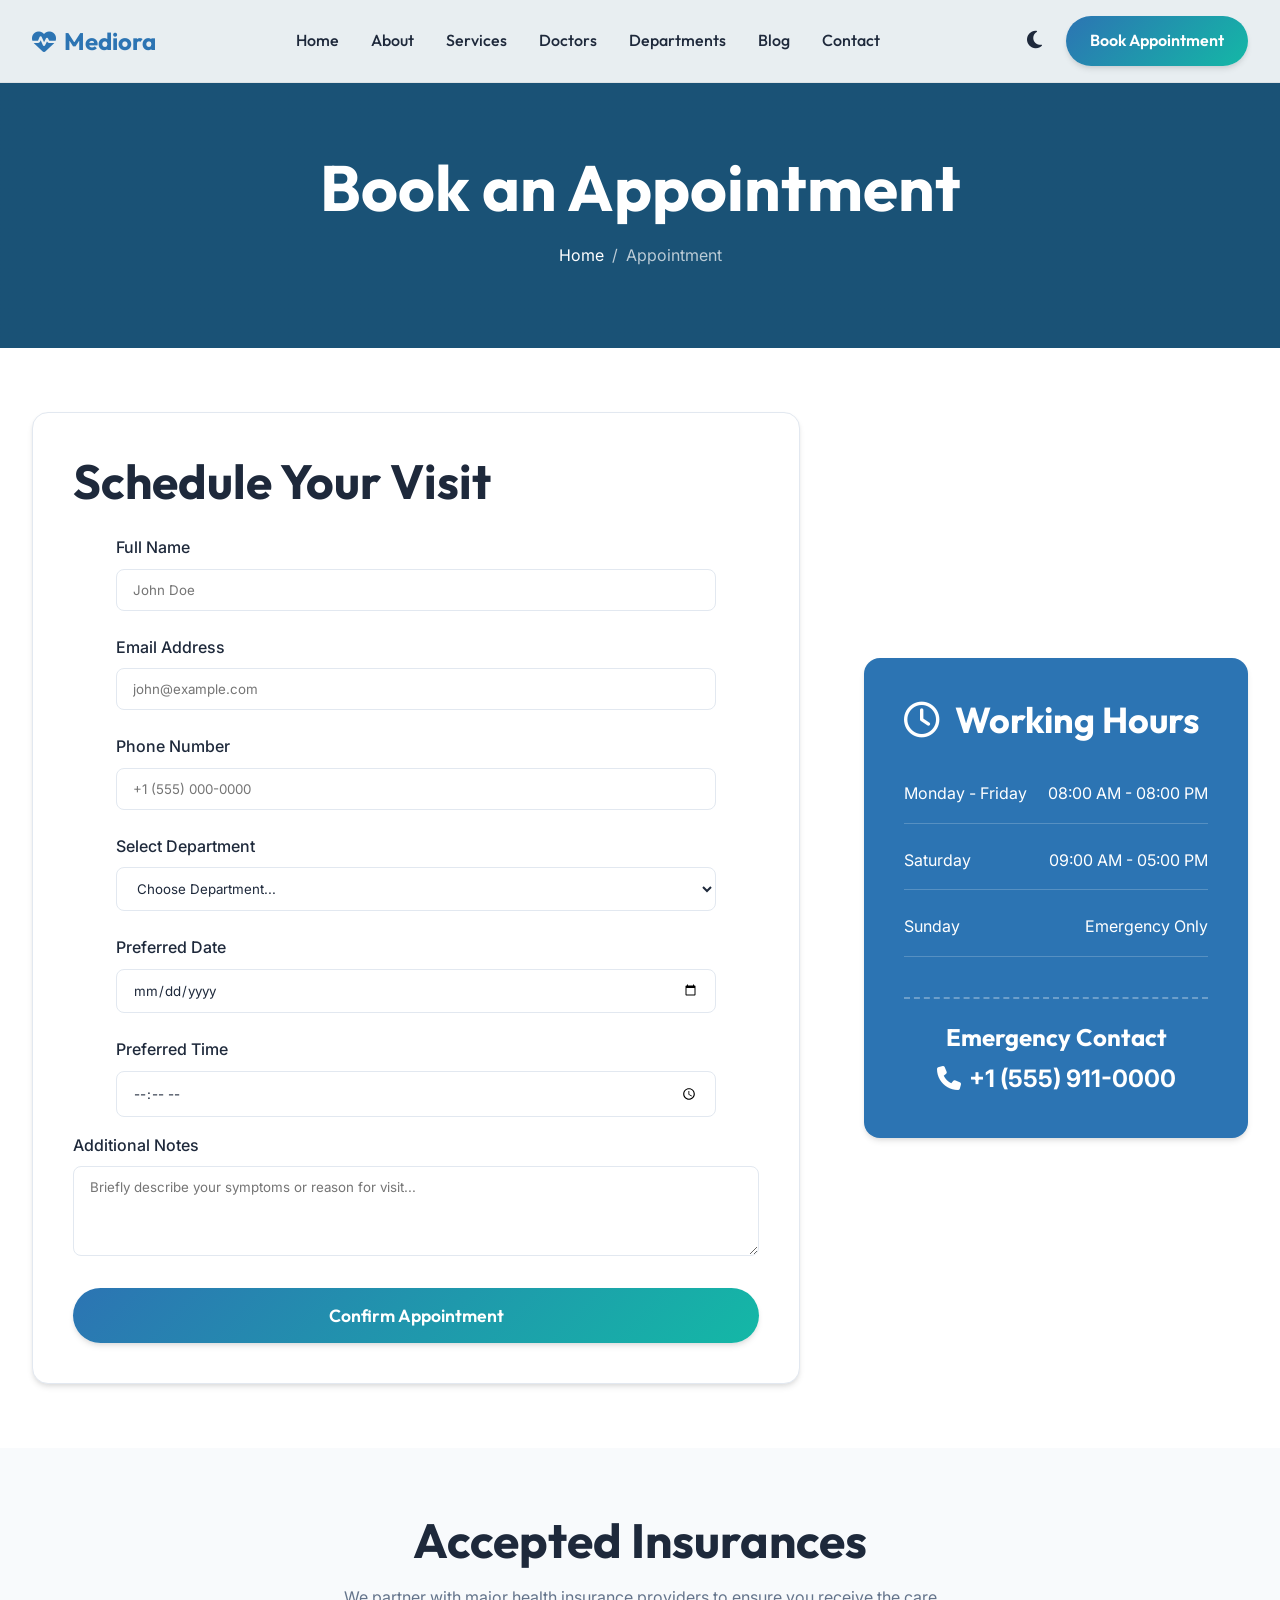
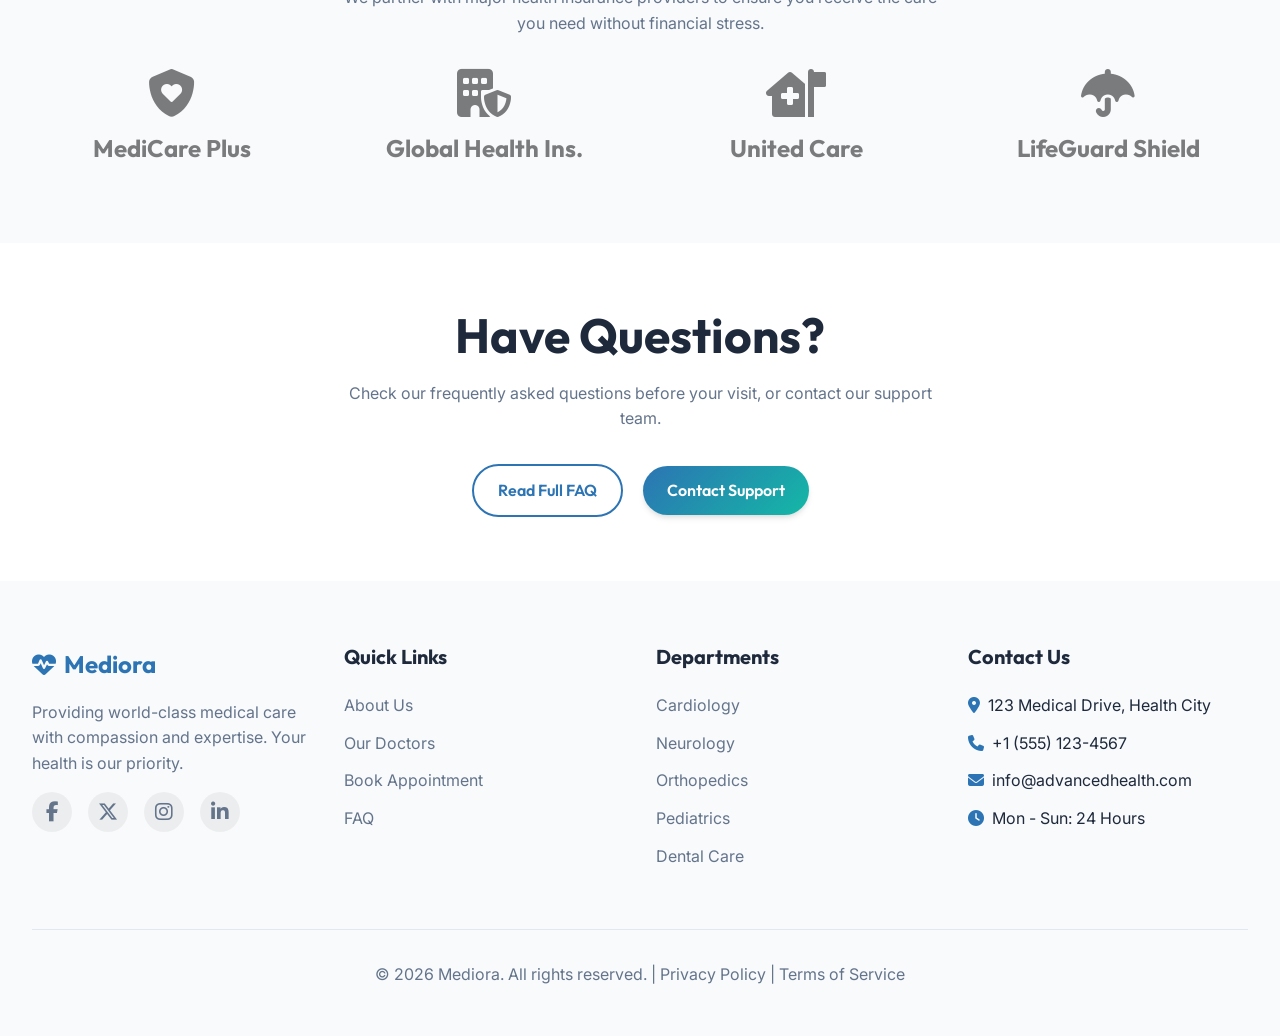
<file: appointment.html>
<!DOCTYPE html>
<html lang="en">
<head>
    <meta charset="UTF-8">
    <meta name="viewport" content="width=device-width, initial-scale=1.0">
    <title>Book Appointment | Mediora</title>
    <link rel="icon" href="favicon.svg" type="image/svg+xml">
    <meta name="description" content="Schedule your medical consultation easily with Mediora.">
    
    <meta property="og:title" content="Book Appointment | Mediora">
    <meta property="og:description" content="Schedule your medical consultation easily.">
    <meta property="og:type" content="website">
    <meta property="og:url" content="https://mediora.com/appointment.html">
    <meta name="twitter:card" content="summary_large_image">
    <link rel="canonical" href="https://mediora.com/appointment.html">
    
    <link href="https://fonts.googleapis.com/css2?family=Inter:wght@400;500;600&family=Outfit:wght@400;500;600;700&display=swap" rel="stylesheet">
    <link rel="stylesheet" href="https://cdnjs.cloudflare.com/ajax/libs/font-awesome/6.6.0/css/all.min.css">
    
    <link rel="stylesheet" href="css/variables.css">
    <link rel="stylesheet" href="css/global.css">
    <link rel="stylesheet" href="css/components.css">
    <link rel="stylesheet" href="css/layouts.css">
    <link rel="stylesheet" href="css/animations.css">
</head>
<body>

    <header class="header">
        <div class="container header-container">
            <a href="index.html" class="logo">
                <i class="fa-solid fa-heart-pulse"></i>
                Mediora
            </a>
            
            <nav class="nav-menu">
                <li><a href="index.html" class="nav-link">Home</a></li>
                <li><a href="about.html" class="nav-link">About</a></li>
                <li><a href="services.html" class="nav-link">Services</a></li>
                <li><a href="doctors.html" class="nav-link">Doctors</a></li>
                <li><a href="departments.html" class="nav-link">Departments</a></li>
                <li><a href="blog.html" class="nav-link">Blog</a></li>
                <li><a href="contact.html" class="nav-link">Contact</a></li>
            <li class="mobile-only" style="margin-top: 1rem; width: 100%;"><a href="appointment.html" class="btn btn-primary" style="width: 100%; text-align: center;">Book Appointment</a></li>
            </nav>
            
            <div class="header-actions">
                <button class="theme-toggle" aria-label="Toggle Theme"><i class="fa-solid fa-moon"></i></button>
                <a href="appointment.html" class="btn btn-primary">Book Appointment</a>
                <button class="mobile-toggle" aria-label="Toggle Menu"><i class="fa-solid fa-bars"></i></button>
            </div>
        </div>
    </header>

    <main>
        <!-- 1. Hero Banner -->
        <section class="page-header" style="background-image: linear-gradient(rgba(26, 82, 118, 0.9), rgba(26, 82, 118, 0.9)), url('https://images.unsplash.com/photo-1505751172876-fa1923c5c528?w=1920&q=80'); background-size: cover; background-position: center;">
            <div class="container reveal">
                <h1>Book an Appointment</h1>
                <div class="breadcrumb">
                    <a href="index.html">Home</a> <span>/</span> <span>Appointment</span>
                </div>
            </div>
        </section>

        <!-- 2. Appointment Form & Working Hours -->
        <section class="section">
            <div class="container split-layout">
                <!-- Appointment Form -->
                <div class="split-content reveal-left" style="flex: 2;">
                    <div class="card" style="padding: 2.5rem;">
                        <h2 style="margin-bottom: 1.5rem;">Schedule Your Visit</h2>
                        <form action="#" method="POST">
                            <div class="grid grid-2" style="gap: 1.5rem;">
                                <div class="form-group" style="margin-bottom: 0;">
                                    <label class="form-label">Full Name</label>
                                    <input type="text" class="form-control" placeholder="John Doe" required>
                                </div>
                                <div class="form-group" style="margin-bottom: 0;">
                                    <label class="form-label">Email Address</label>
                                    <input type="email" class="form-control" placeholder="john@example.com" required>
                                </div>
                                <div class="form-group" style="margin-bottom: 0;">
                                    <label class="form-label">Phone Number</label>
                                    <input type="tel" class="form-control" placeholder="+1 (555) 000-0000" required>
                                </div>
                                <div class="form-group" style="margin-bottom: 0;">
                                    <label class="form-label">Select Department</label>
                                    <select class="form-control" required>
                                        <option value="">Choose Department...</option>
                                        <option value="cardiology">Cardiology</option>
                                        <option value="neurology">Neurology</option>
                                        <option value="orthopedics">Orthopedics</option>
                                        <option value="pediatrics">Pediatrics</option>
                                        <option value="dental">Dental Care</option>
                                        <option value="general">General Consultation</option>
                                    </select>
                                </div>
                                <div class="form-group" style="margin-bottom: 0;">
                                    <label class="form-label">Preferred Date</label>
                                    <input type="date" class="form-control" required>
                                </div>
                                <div class="form-group" style="margin-bottom: 0;">
                                    <label class="form-label">Preferred Time</label>
                                    <input type="time" class="form-control" required>
                                </div>
                            </div>
                            <div class="form-group mt-1">
                                <label class="form-label">Additional Notes</label>
                                <textarea class="form-control" rows="4" placeholder="Briefly describe your symptoms or reason for visit..."></textarea>
                            </div>
                            <button type="submit" class="btn btn-primary" style="width: 100%; font-size: 1.1rem; padding: 1rem;">Confirm Appointment</button>
                        </form>
                    </div>
                </div>

                <!-- Working Hours -->
                <div class="split-content reveal-right" style="flex: 1;">
                    <div class="card" style="background: var(--primary); color: #fff; padding: 2.5rem; border: none;">
                        <h3 style="color: #fff; margin-bottom: 1.5rem;"><i class="fa-regular fa-clock" style="margin-right: 0.5rem;"></i> Working Hours</h3>
                        <ul style="list-style: none;">
                            <li style="display: flex; justify-content: space-between; padding: 1rem 0; border-bottom: 1px solid rgba(255,255,255,0.2);">
                                <span>Monday - Friday</span>
                                <span>08:00 AM - 08:00 PM</span>
                            </li>
                            <li style="display: flex; justify-content: space-between; padding: 1rem 0; border-bottom: 1px solid rgba(255,255,255,0.2);">
                                <span>Saturday</span>
                                <span>09:00 AM - 05:00 PM</span>
                            </li>
                            <li style="display: flex; justify-content: space-between; padding: 1rem 0; border-bottom: 1px solid rgba(255,255,255,0.2);">
                                <span>Sunday</span>
                                <span>Emergency Only</span>
                            </li>
                        </ul>
                        <div style="margin-top: 2rem; padding-top: 1.5rem; border-top: 2px dashed rgba(255,255,255,0.3); text-align: center;">
                            <h4 style="color: #fff; margin-bottom: 0.5rem;">Emergency Contact</h4>
                            <p style="color: #fff; font-size: clamp(1.1rem, 2vw, 1.5rem); font-weight: 700; margin: 0;"><i class="fa-solid fa-phone" style="margin-right: 0.5rem;"></i>+1 (555) 911-0000</p>
                        </div>
                    </div>
                </div>
            </div>
        </section>

        <!-- 3. Insurance Partners -->
        <section class="section" style="background: var(--bg-secondary);">
            <div class="container text-center">
                <div class="reveal">
                    <h2>Accepted Insurances</h2>
                    <p style="max-width: 600px; margin: 0 auto;">We partner with major health insurance providers to ensure you receive the care you need without financial stress.</p>
                </div>
                <div class="grid grid-4 mt-2" style="align-items: center; justify-items: center; opacity: 0.6; filter: grayscale(100%);">
                    <div class="reveal reveal-delay-1"><i class="fa-solid fa-shield-heart fa-3x"></i><h4 class="mt-1">MediCare Plus</h4></div>
                    <div class="reveal reveal-delay-2"><i class="fa-solid fa-building-shield fa-3x"></i><h4 class="mt-1">Global Health Ins.</h4></div>
                    <div class="reveal reveal-delay-3"><i class="fa-solid fa-house-medical-flag fa-3x"></i><h4 class="mt-1">United Care</h4></div>
                    <div class="reveal reveal-delay-1"><i class="fa-solid fa-umbrella fa-3x"></i><h4 class="mt-1">LifeGuard Shield</h4></div>
                </div>
            </div>
        </section>

        <!-- 4. FAQ Snippet -->
        <section class="section">
            <div class="container text-center">
                <div class="reveal">
                    <h2>Have Questions?</h2>
                    <p style="max-width: 600px; margin: 0 auto 2rem;">Check our frequently asked questions before your visit, or contact our support team.</p>
                    <a href="faq.html" class="btn btn-outline">Read Full FAQ</a>
                    <a href="contact.html" class="btn btn-primary" style="margin-left: 1rem;">Contact Support</a>
                </div>
            </div>
        </section>
    </main>

    <!-- Footer -->
    <footer class="footer">
        <div class="container">
            <div class="footer-grid">
                <div>
                    <a href="index.html" class="logo" style="margin-bottom: 1rem;">
                        <i class="fa-solid fa-heart-pulse"></i>
                        Mediora
                    </a>
                    <p>Providing world-class medical care with compassion and expertise. Your health is our priority.</p>
                    <div class="social-links" style="margin-top: 1rem;">
                        <a href="#"><i class="fa-brands fa-facebook-f"></i></a>
                        <a href="#"><i class="fa-brands fa-x-twitter"></i></a>
                        <a href="#"><i class="fa-brands fa-instagram"></i></a>
                        <a href="#"><i class="fa-brands fa-linkedin-in"></i></a>
                    </div>
                </div>
                <div>
                    <h4 class="footer-title">Quick Links</h4>
                    <ul class="footer-links">
                        <li><a href="about.html">About Us</a></li>
                        <li><a href="doctors.html">Our Doctors</a></li>
                        <li><a href="appointment.html">Book Appointment</a></li>
                        <li><a href="faq.html">FAQ</a></li>
                    </ul>
                </div>
                <div>
                    <h4 class="footer-title">Departments</h4>
                    <ul class="footer-links">
                        <li><a href="departments.html">Cardiology</a></li>
                        <li><a href="departments.html">Neurology</a></li>
                        <li><a href="departments.html">Orthopedics</a></li>
                        <li><a href="departments.html">Pediatrics</a></li>
                        <li><a href="departments.html">Dental Care</a></li>
                    </ul>
                </div>
                <div>
                    <h4 class="footer-title">Contact Us</h4>
                    <ul class="footer-links">
                        <li><i class="fa-solid fa-location-dot" style="margin-right: 0.5rem; color: var(--primary);"></i> 123 Medical Drive, Health City</li>
                        <li><i class="fa-solid fa-phone" style="margin-right: 0.5rem; color: var(--primary);"></i> +1 (555) 123-4567</li>
                        <li><i class="fa-solid fa-envelope" style="margin-right: 0.5rem; color: var(--primary);"></i> info@advancedhealth.com</li>
                        <li><i class="fa-solid fa-clock" style="margin-right: 0.5rem; color: var(--primary);"></i> Mon - Sun: 24 Hours</li>
                    </ul>
                </div>
            </div>
            <div class="footer-bottom">
                <p>&copy; 2026 Mediora. All rights reserved. | <a href="#">Privacy Policy</a> | <a href="#">Terms of Service</a></p>
            </div>
        </div>
    </footer>

    <button id="backToTop" class="btn btn-primary" style="position: fixed; bottom: 20px; right: 20px; width: 50px; height: 50px; border-radius: 50%; display: none; align-items: center; justify-content: center; z-index: 1000; padding: 0;" aria-label="Back to top">
        <i class="fa-solid fa-arrow-up"></i>
    </button>

    <script src="js/main.js"></script>
    <script src="js/animations.js"></script>
</body>
</html>
</file>
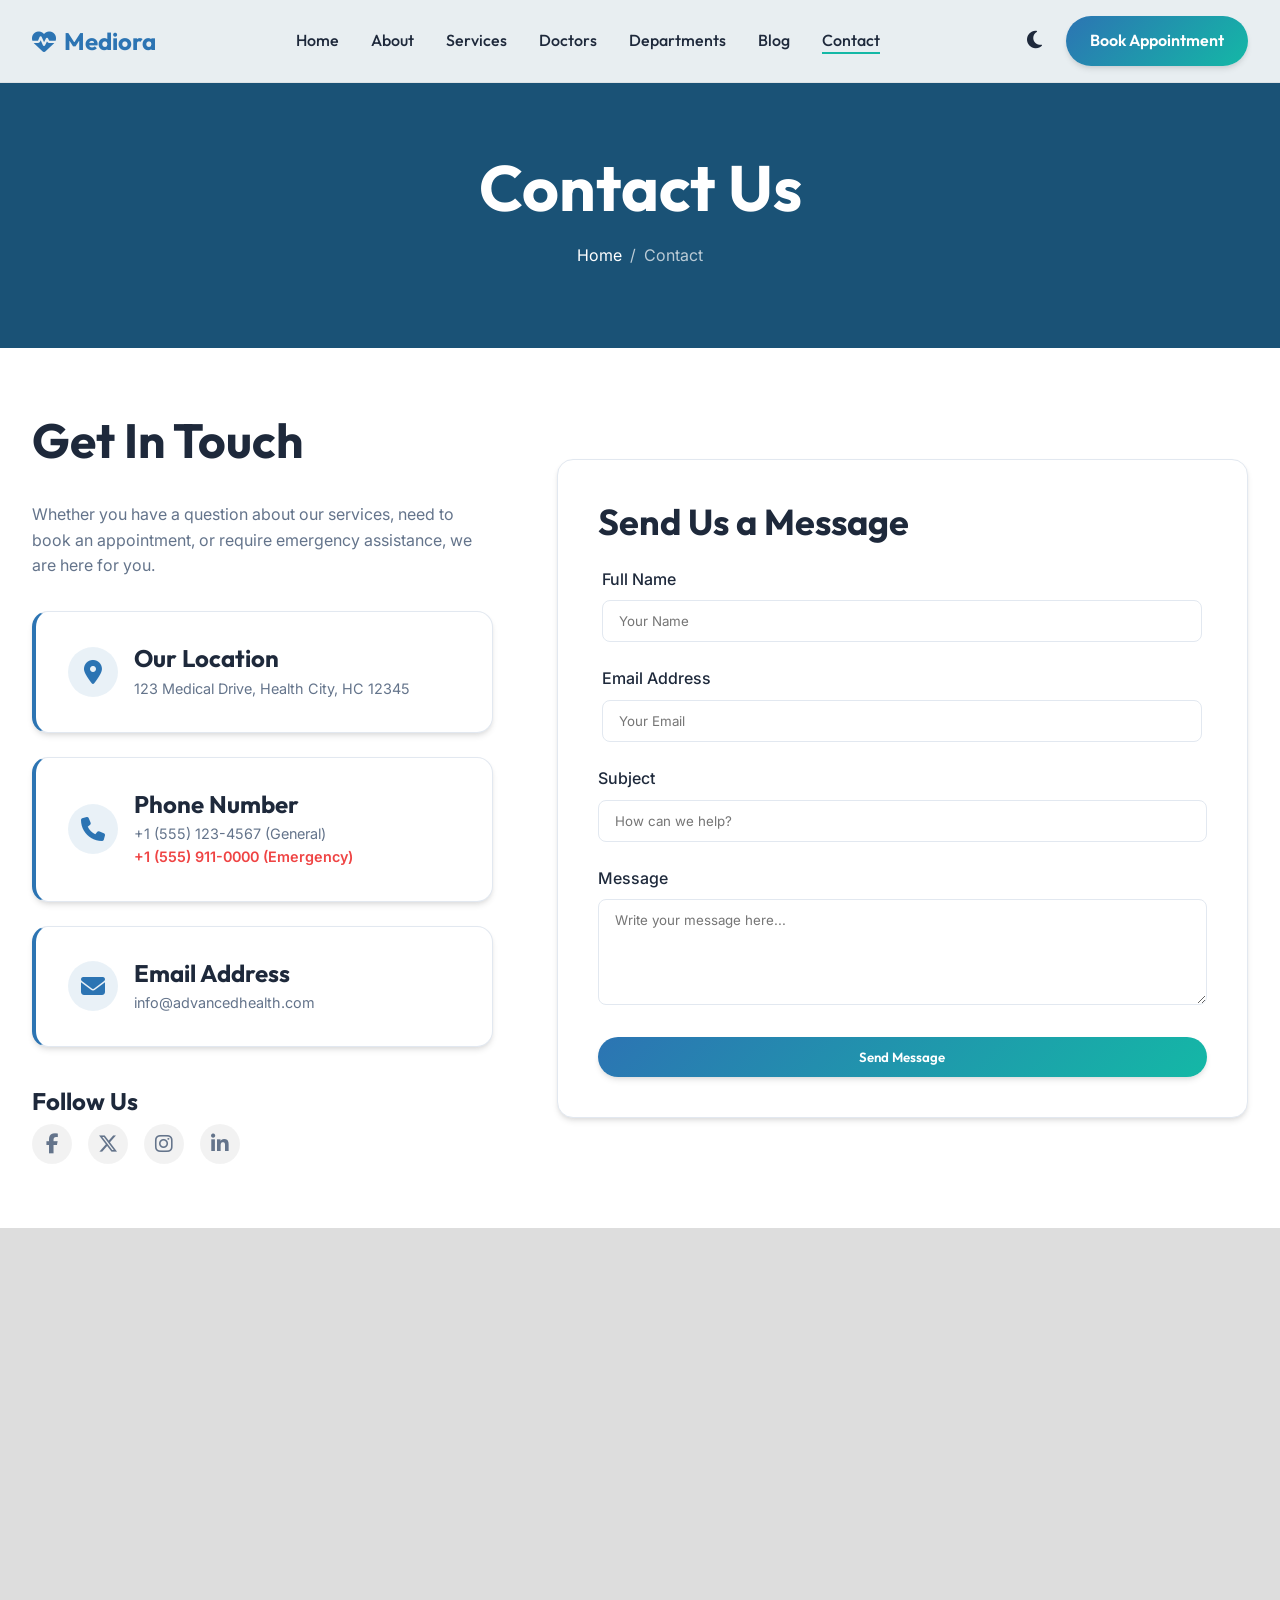
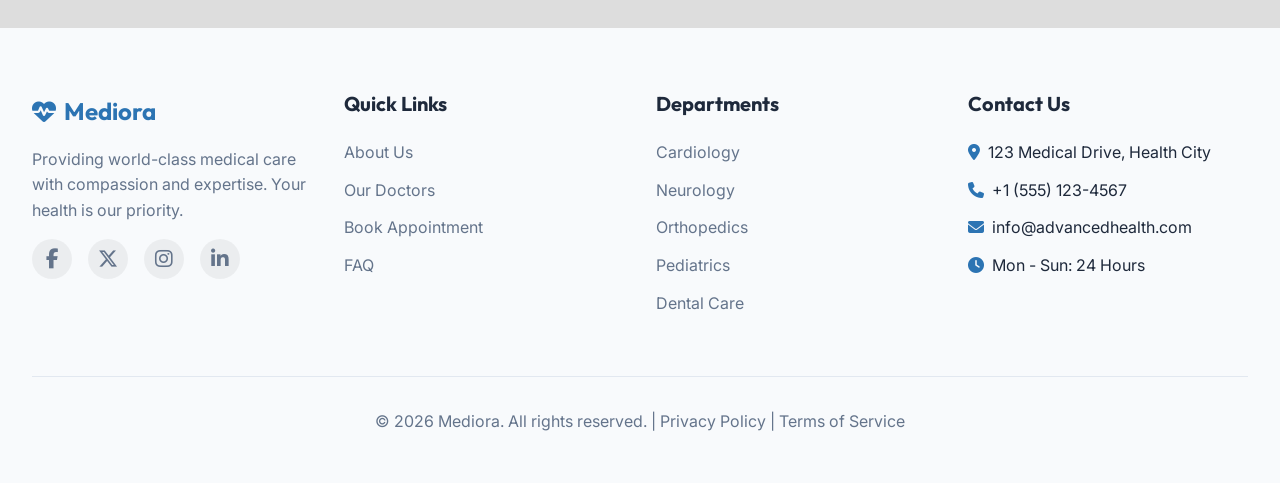
<file: contact.html>
<!DOCTYPE html>
<html lang="en">
<head>
    <meta charset="UTF-8">
    <meta name="viewport" content="width=device-width, initial-scale=1.0">
    <title>Contact Us | Mediora</title>
    <link rel="icon" href="favicon.svg" type="image/svg+xml">
    <meta name="description" content="Get in touch with Mediora. View our location, contact details, and emergency information.">
    
    <meta property="og:title" content="Contact Us | Mediora">
    <meta property="og:description" content="Get in touch with Mediora.">
    <meta property="og:type" content="website">
    <meta property="og:url" content="https://mediora.com/contact.html">
    <meta name="twitter:card" content="summary_large_image">
    <link rel="canonical" href="https://mediora.com/contact.html">
    
    <link href="https://fonts.googleapis.com/css2?family=Inter:wght@400;500;600&family=Outfit:wght@400;500;600;700&display=swap" rel="stylesheet">
    <link rel="stylesheet" href="https://cdnjs.cloudflare.com/ajax/libs/font-awesome/6.6.0/css/all.min.css">
    
    <link rel="stylesheet" href="css/variables.css">
    <link rel="stylesheet" href="css/global.css">
    <link rel="stylesheet" href="css/components.css">
    <link rel="stylesheet" href="css/layouts.css">
    <link rel="stylesheet" href="css/animations.css">
</head>
<body>

    <header class="header">
        <div class="container header-container">
            <a href="index.html" class="logo">
                <i class="fa-solid fa-heart-pulse"></i>
                Mediora
            </a>
            
            <nav class="nav-menu">
                <li><a href="index.html" class="nav-link">Home</a></li>
                <li><a href="about.html" class="nav-link">About</a></li>
                <li><a href="services.html" class="nav-link">Services</a></li>
                <li><a href="doctors.html" class="nav-link">Doctors</a></li>
                <li><a href="departments.html" class="nav-link">Departments</a></li>
                <li><a href="blog.html" class="nav-link">Blog</a></li>
                <li><a href="contact.html" class="nav-link active">Contact</a></li>
            <li class="mobile-only" style="margin-top: 1rem; width: 100%;"><a href="appointment.html" class="btn btn-primary" style="width: 100%; text-align: center;">Book Appointment</a></li>
            </nav>
            
            <div class="header-actions">
                <button class="theme-toggle" aria-label="Toggle Theme"><i class="fa-solid fa-moon"></i></button>
                <a href="appointment.html" class="btn btn-primary">Book Appointment</a>
                <button class="mobile-toggle" aria-label="Toggle Menu"><i class="fa-solid fa-bars"></i></button>
            </div>
        </div>
    </header>

    <main>
        <!-- 1. Hero Banner -->
        <section class="page-header">
            <div class="container reveal">
                <h1>Contact Us</h1>
                <div class="breadcrumb">
                    <a href="index.html">Home</a> <span>/</span> <span>Contact</span>
                </div>
            </div>
        </section>

        <!-- 2. Contact Information & 3. Contact Form -->
        <section class="section">
            <div class="container split-layout">
                <div class="split-content reveal-left" style="flex: 1;">
                    <h2 style="margin-bottom: 2rem;">Get In Touch</h2>
                    <p style="margin-bottom: 2rem;">Whether you have a question about our services, need to book an appointment, or require emergency assistance, we are here for you.</p>
                    
                    <div class="card" style="margin-bottom: 1.5rem; display: flex; flex-direction: row; gap: 1rem; align-items: center; border-left: 4px solid var(--primary);">
                        <div style="width: 50px; height: 50px; background: rgba(44, 116, 179, 0.1); color: var(--primary); border-radius: 50%; display: flex; align-items: center; justify-content: center; font-size: 1.5rem;">
                            <i class="fa-solid fa-location-dot"></i>
                        </div>
                        <div>
                            <h4 style="margin: 0 0 0.25rem 0;">Our Location</h4>
                            <p style="margin: 0; font-size: 0.9rem;">123 Medical Drive, Health City, HC 12345</p>
                        </div>
                    </div>
                    
                    <div class="card" style="margin-bottom: 1.5rem; display: flex; flex-direction: row; gap: 1rem; align-items: center; border-left: 4px solid var(--primary);">
                        <div style="width: 50px; height: 50px; background: rgba(44, 116, 179, 0.1); color: var(--primary); border-radius: 50%; display: flex; align-items: center; justify-content: center; font-size: 1.5rem;">
                            <i class="fa-solid fa-phone"></i>
                        </div>
                        <div>
                            <h4 style="margin: 0 0 0.25rem 0;">Phone Number</h4>
                            <p style="margin: 0; font-size: 0.9rem;">+1 (555) 123-4567 (General)</p>
                            <p style="margin: 0; font-size: 0.9rem; color: #ef4444; font-weight: 600;">+1 (555) 911-0000 (Emergency)</p>
                        </div>
                    </div>
                    
                    <div class="card" style="display: flex; flex-direction: row; gap: 1rem; align-items: center; border-left: 4px solid var(--primary);">
                        <div style="width: 50px; height: 50px; background: rgba(44, 116, 179, 0.1); color: var(--primary); border-radius: 50%; display: flex; align-items: center; justify-content: center; font-size: 1.5rem;">
                            <i class="fa-solid fa-envelope"></i>
                        </div>
                        <div>
                            <h4 style="margin: 0 0 0.25rem 0;">Email Address</h4>
                            <p style="margin: 0; font-size: 0.9rem;">info@advancedhealth.com</p>
                        </div>
                    </div>
                    
                    <div style="margin-top: 2.5rem;">
                        <h4 style="margin-bottom: 0.5rem;">Follow Us</h4>
                        <div class="social-links">
                            <a href="#"><i class="fa-brands fa-facebook-f"></i></a>
                            <a href="#"><i class="fa-brands fa-x-twitter"></i></a>
                            <a href="#"><i class="fa-brands fa-instagram"></i></a>
                            <a href="#"><i class="fa-brands fa-linkedin-in"></i></a>
                        </div>
                    </div>
                </div>

                <div class="split-content reveal-right" style="flex: 1.5;">
                    <div class="card" style="padding: 2.5rem;">
                        <h3 style="margin-bottom: 1.5rem;">Send Us a Message</h3>
                        <form action="#" method="POST">
                            <div class="grid grid-2" style="gap: 1.5rem; margin-bottom: 1.5rem;">
                                <div class="form-group" style="margin: 0;">
                                    <label class="form-label">Full Name</label>
                                    <input type="text" class="form-control" placeholder="Your Name" required>
                                </div>
                                <div class="form-group" style="margin: 0;">
                                    <label class="form-label">Email Address</label>
                                    <input type="email" class="form-control" placeholder="Your Email" required>
                                </div>
                            </div>
                            <div class="form-group" style="margin-bottom: 1.5rem;">
                                <label class="form-label">Subject</label>
                                <input type="text" class="form-control" placeholder="How can we help?" required>
                            </div>
                            <div class="form-group" style="margin-bottom: 1.5rem;">
                                <label class="form-label">Message</label>
                                <textarea class="form-control" rows="5" placeholder="Write your message here..." required></textarea>
                            </div>
                            <button type="submit" class="btn btn-primary" style="width: 100%;">Send Message</button>
                        </form>
                    </div>
                </div>
            </div>
        </section>

        <!-- 4. Google Map -->
        <section class="section" style="padding: 0;">
            <div style="width: 100%; height: 400px; background: #ddd; position: relative;">
                <!-- Placeholder for an actual Google Maps iframe -->
                <iframe src="https://www.google.com/maps/embed?pb=!1m18!1m12!1m3!1d193595.15830869428!2d-74.119763973046!3d40.69766374874431!2m3!1f0!2f0!3f0!3m2!1i1024!2i768!4f13.1!3m3!1m2!1s0x89c24fa5d33f083b%3A0xc80b8f06e177fe62!2sNew%20York%2C%20NY%2C%20USA!5e0!3m2!1sen!2s!4v1680000000000!5m2!1sen!2s" width="100%" height="100%" style="border:0;" allowfullscreen="" loading="lazy" referrerpolicy="no-referrer-when-downgrade"></iframe>
            </div>
        </section>
    </main>

    <!-- Footer -->
    <footer class="footer">
        <div class="container">
            <div class="footer-grid">
                <div>
                    <a href="index.html" class="logo" style="margin-bottom: 1rem;">
                        <i class="fa-solid fa-heart-pulse"></i>
                        Mediora
                    </a>
                    <p>Providing world-class medical care with compassion and expertise. Your health is our priority.</p>
                    <div class="social-links" style="margin-top: 1rem;">
                        <a href="#"><i class="fa-brands fa-facebook-f"></i></a>
                        <a href="#"><i class="fa-brands fa-x-twitter"></i></a>
                        <a href="#"><i class="fa-brands fa-instagram"></i></a>
                        <a href="#"><i class="fa-brands fa-linkedin-in"></i></a>
                    </div>
                </div>
                <div>
                    <h4 class="footer-title">Quick Links</h4>
                    <ul class="footer-links">
                        <li><a href="about.html">About Us</a></li>
                        <li><a href="doctors.html">Our Doctors</a></li>
                        <li><a href="appointment.html">Book Appointment</a></li>
                        <li><a href="faq.html">FAQ</a></li>
                    </ul>
                </div>
                <div>
                    <h4 class="footer-title">Departments</h4>
                    <ul class="footer-links">
                        <li><a href="departments.html">Cardiology</a></li>
                        <li><a href="departments.html">Neurology</a></li>
                        <li><a href="departments.html">Orthopedics</a></li>
                        <li><a href="departments.html">Pediatrics</a></li>
                        <li><a href="departments.html">Dental Care</a></li>
                    </ul>
                </div>
                <div>
                    <h4 class="footer-title">Contact Us</h4>
                    <ul class="footer-links">
                        <li><i class="fa-solid fa-location-dot" style="margin-right: 0.5rem; color: var(--primary);"></i> 123 Medical Drive, Health City</li>
                        <li><i class="fa-solid fa-phone" style="margin-right: 0.5rem; color: var(--primary);"></i> +1 (555) 123-4567</li>
                        <li><i class="fa-solid fa-envelope" style="margin-right: 0.5rem; color: var(--primary);"></i> info@advancedhealth.com</li>
                        <li><i class="fa-solid fa-clock" style="margin-right: 0.5rem; color: var(--primary);"></i> Mon - Sun: 24 Hours</li>
                    </ul>
                </div>
            </div>
            <div class="footer-bottom">
                <p>&copy; 2026 Mediora. All rights reserved. | <a href="#">Privacy Policy</a> | <a href="#">Terms of Service</a></p>
            </div>
        </div>
    </footer>

    <button id="backToTop" class="btn btn-primary" style="position: fixed; bottom: 20px; right: 20px; width: 50px; height: 50px; border-radius: 50%; display: none; align-items: center; justify-content: center; z-index: 1000; padding: 0;" aria-label="Back to top">
        <i class="fa-solid fa-arrow-up"></i>
    </button>

    <script src="js/main.js"></script>
    <script src="js/animations.js"></script>
</body>
</html>
</file>
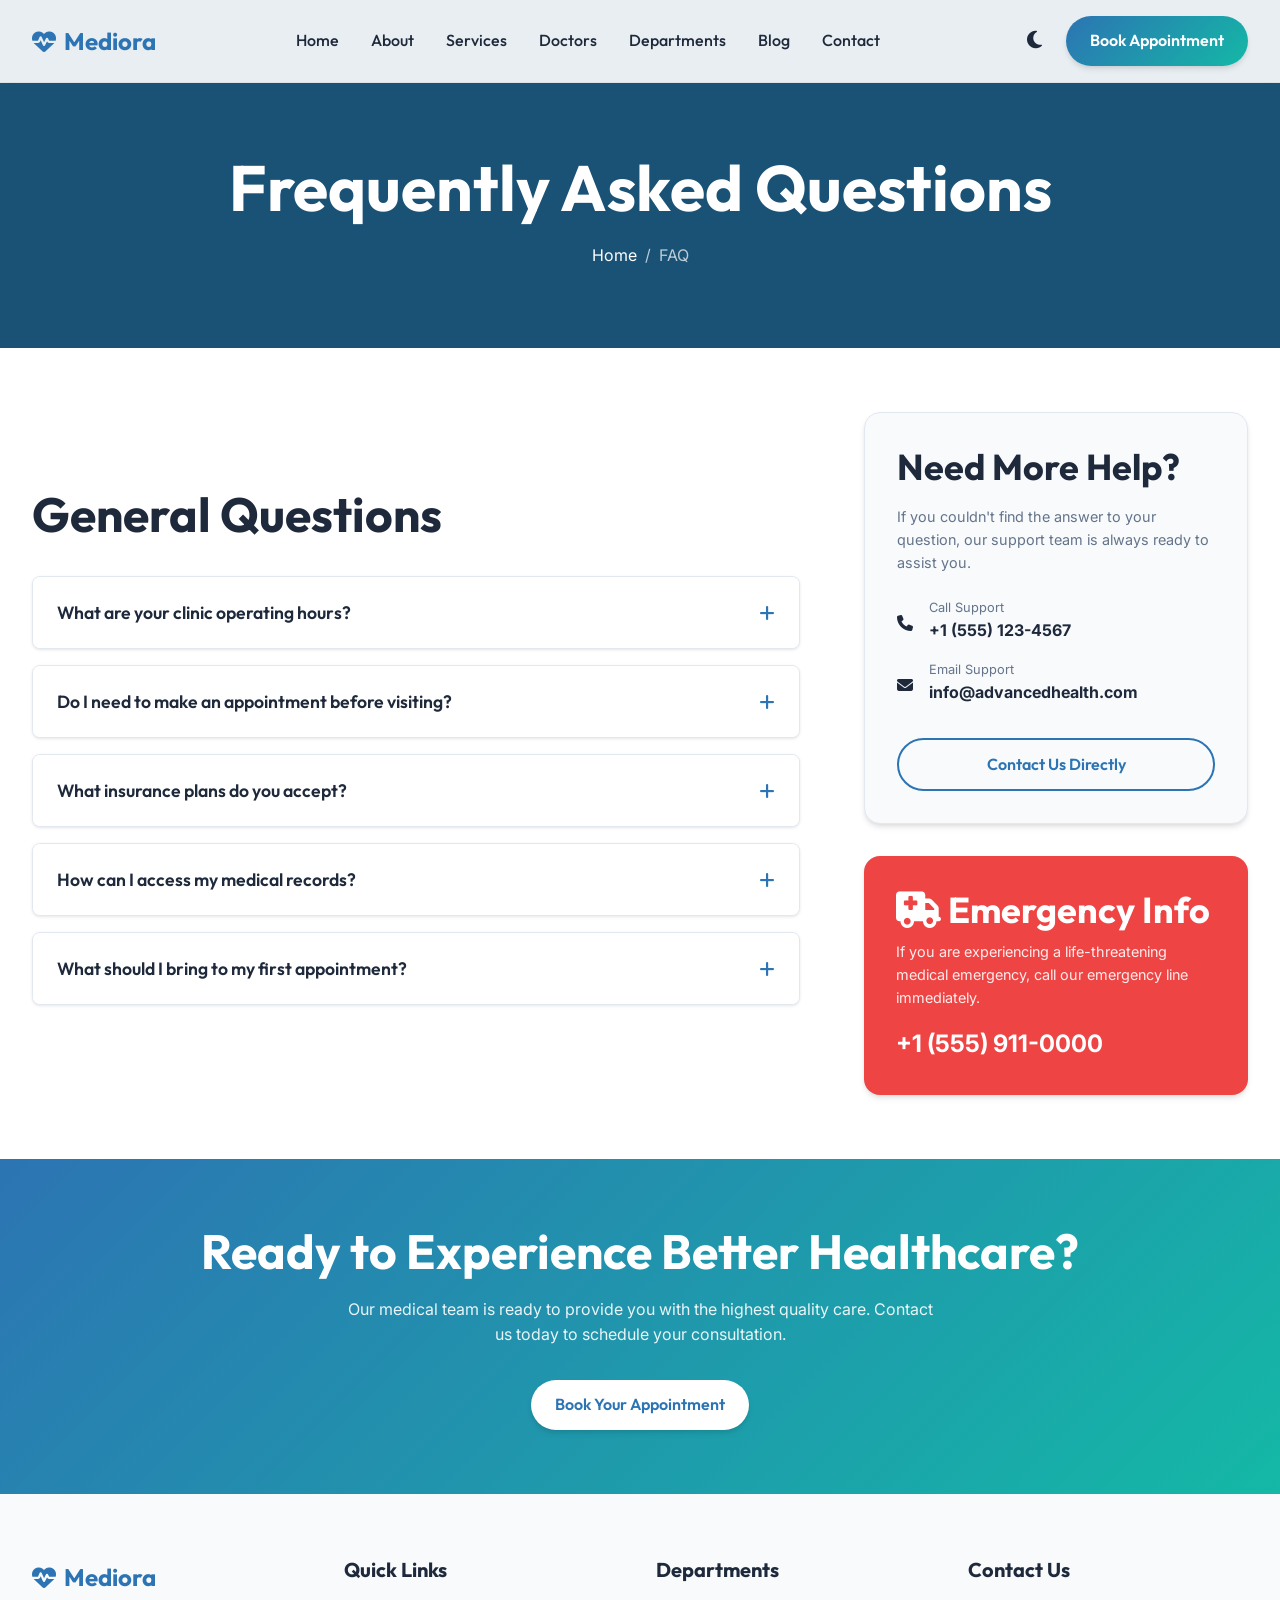
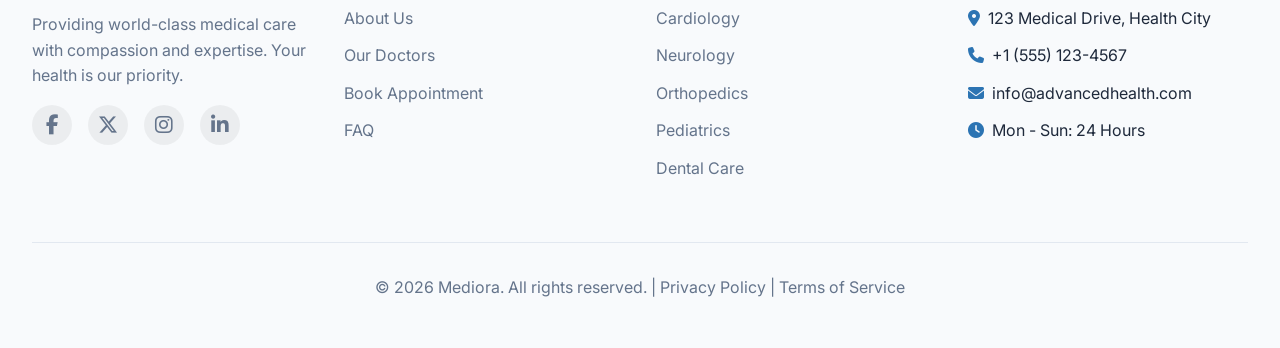
<file: faq.html>
<!DOCTYPE html>
<html lang="en">
<head>
    <meta charset="UTF-8">
    <meta name="viewport" content="width=device-width, initial-scale=1.0">
    <title>FAQ | Mediora</title>
    <link rel="icon" href="favicon.svg" type="image/svg+xml">
    <meta name="description" content="Find answers to frequently asked questions about appointments, insurance, and medical services at Mediora.">
    
    <meta property="og:title" content="FAQ | Mediora">
    <meta property="og:description" content="Find answers to frequently asked questions about our clinic.">
    <meta property="og:type" content="website">
    <meta property="og:url" content="https://mediora.com/faq.html">
    <meta name="twitter:card" content="summary_large_image">
    <link rel="canonical" href="https://mediora.com/faq.html">
    
    <link href="https://fonts.googleapis.com/css2?family=Inter:wght@400;500;600&family=Outfit:wght@400;500;600;700&display=swap" rel="stylesheet">
    <link rel="stylesheet" href="https://cdnjs.cloudflare.com/ajax/libs/font-awesome/6.6.0/css/all.min.css">
    
    <link rel="stylesheet" href="css/variables.css">
    <link rel="stylesheet" href="css/global.css">
    <link rel="stylesheet" href="css/components.css">
    <link rel="stylesheet" href="css/layouts.css">
    <link rel="stylesheet" href="css/animations.css">

    <style>
        .accordion {
            background-color: var(--card-bg);
            border: 1px solid var(--border-color);
            border-radius: var(--radius-md);
            margin-bottom: 1rem;
            overflow: hidden;
            box-shadow: var(--shadow-sm);
        }
        .accordion-header {
            background-color: var(--card-bg);
            color: var(--text-main);
            cursor: pointer;
            padding: 1.5rem;
            width: 100%;
            text-align: left;
            border: none;
            outline: none;
            transition: 0.4s;
            font-family: var(--font-heading);
            font-size: 1.1rem;
            font-weight: 600;
            display: flex;
            justify-content: space-between;
            align-items: center;
        }
        .accordion-header.active, .accordion-header:hover {
            background-color: var(--bg-secondary);
        }
        .accordion-header::after {
            content: '\f067';
            font-family: "Font Awesome 6 Free";
            font-weight: 900;
            color: var(--primary);
            transition: transform 0.3s ease;
        }
        .accordion-header.active::after {
            content: '\f068';
            transform: rotate(180deg);
        }
        .accordion-content {
            padding: 0 1.5rem;
            background-color: var(--card-bg);
            max-height: 0;
            overflow: hidden;
            transition: max-height 0.3s ease-out;
        }
        .accordion-content p {
            padding: 1.5rem 0;
            margin: 0;
        }
    </style>
</head>
<body>

    <header class="header">
        <div class="container header-container">
            <a href="index.html" class="logo">
                <i class="fa-solid fa-heart-pulse"></i>
                Mediora
            </a>
            
            <nav class="nav-menu">
                <li><a href="index.html" class="nav-link">Home</a></li>
                <li><a href="about.html" class="nav-link">About</a></li>
                <li><a href="services.html" class="nav-link">Services</a></li>
                <li><a href="doctors.html" class="nav-link">Doctors</a></li>
                <li><a href="departments.html" class="nav-link">Departments</a></li>
                <li><a href="blog.html" class="nav-link">Blog</a></li>
                <li><a href="contact.html" class="nav-link">Contact</a></li>
            <li class="mobile-only" style="margin-top: 1rem; width: 100%;"><a href="appointment.html" class="btn btn-primary" style="width: 100%; text-align: center;">Book Appointment</a></li>
            </nav>
            
            <div class="header-actions">
                <button class="theme-toggle" aria-label="Toggle Theme"><i class="fa-solid fa-moon"></i></button>
                <a href="appointment.html" class="btn btn-primary">Book Appointment</a>
                <button class="mobile-toggle" aria-label="Toggle Menu"><i class="fa-solid fa-bars"></i></button>
            </div>
        </div>
    </header>

    <main>
        <!-- 1. Hero Banner -->
        <section class="page-header" style="background-image: linear-gradient(rgba(26, 82, 118, 0.9), rgba(26, 82, 118, 0.9)), url('https://images.unsplash.com/photo-1526256262350-7da7584cf5eb?w=1920&q=80'); background-size: cover; background-position: center;">
            <div class="container reveal">
                <h1>Frequently Asked Questions</h1>
                <div class="breadcrumb">
                    <a href="index.html">Home</a> <span>/</span> <span>FAQ</span>
                </div>
            </div>
        </section>

        <!-- 2. Accordion FAQ & 3. Support Info -->
        <section class="section">
            <div class="container split-layout">
                <div class="split-content reveal-left" style="flex: 2;">
                    <h2 style="margin-bottom: 2rem;">General Questions</h2>
                    
                    <div class="accordion">
                        <button class="accordion-header">What are your clinic operating hours?</button>
                        <div class="accordion-content">
                            <p>Our clinic is open Monday through Friday from 8:00 AM to 8:00 PM, and Saturday from 9:00 AM to 5:00 PM. We also have a 24/7 emergency department for urgent medical needs.</p>
                        </div>
                    </div>
                    
                    <div class="accordion">
                        <button class="accordion-header">Do I need to make an appointment before visiting?</button>
                        <div class="accordion-content">
                            <p>While we do accept walk-ins for general consultations, we highly recommend booking an appointment to avoid long wait times. For specialist consultations, an appointment is mandatory.</p>
                        </div>
                    </div>
                    
                    <div class="accordion">
                        <button class="accordion-header">What insurance plans do you accept?</button>
                        <div class="accordion-content">
                            <p>We accept most major insurance plans including MediCare Plus, Global Health Ins, and United Care. Please visit our Appointment page or contact our billing department to verify your specific coverage.</p>
                        </div>
                    </div>
                    
                    <div class="accordion">
                        <button class="accordion-header">How can I access my medical records?</button>
                        <div class="accordion-content">
                            <p>You can access your medical records securely through our online patient portal. Once you create an account, you can view test results, past diagnoses, and upcoming appointments.</p>
                        </div>
                    </div>

                    <div class="accordion">
                        <button class="accordion-header">What should I bring to my first appointment?</button>
                        <div class="accordion-content">
                            <p>Please bring a valid photo ID, your insurance card, a list of any medications you are currently taking, and any relevant medical records from previous healthcare providers.</p>
                        </div>
                    </div>
                </div>
                
                <div class="split-content reveal-right" style="flex: 1;">
                    <div class="card" style="background: var(--bg-secondary); border: 1px solid var(--border-color);">
                        <h3 style="margin-bottom: 1rem;">Need More Help?</h3>
                        <p style="font-size: 0.9rem; margin-bottom: 1.5rem;">If you couldn't find the answer to your question, our support team is always ready to assist you.</p>
                        <ul style="list-style: none;">
                            <li style="display: flex; align-items: center; gap: 1rem; margin-bottom: 1rem;">
                                <i class="fa-solid fa-phone text-primary"></i>
                                <div>
                                    <span style="display: block; font-size: 0.8rem; color: var(--text-muted);">Call Support</span>
                                    <strong>+1 (555) 123-4567</strong>
                                </div>
                            </li>
                            <li style="display: flex; align-items: center; gap: 1rem; margin-bottom: 1rem;">
                                <i class="fa-solid fa-envelope text-primary"></i>
                                <div>
                                    <span style="display: block; font-size: 0.8rem; color: var(--text-muted);">Email Support</span>
                                    <strong>info@advancedhealth.com</strong>
                                </div>
                            </li>
                        </ul>
                        <a href="contact.html" class="btn btn-outline" style="width: 100%; margin-top: 1rem;">Contact Us Directly</a>
                    </div>

                    <div class="card mt-2" style="background: #ef4444; color: #fff; border: none;">
                        <h3 style="color: #fff; margin-bottom: 0.5rem;"><i class="fa-solid fa-truck-medical"></i> Emergency Info</h3>
                        <p style="font-size: 0.9rem; color: rgba(255,255,255,0.9);">If you are experiencing a life-threatening medical emergency, call our emergency line immediately.</p>
                        <strong style="font-size: 1.5rem;">+1 (555) 911-0000</strong>
                    </div>
                </div>
            </div>
        </section>

        <!-- 4. Contact CTA -->
        <section class="section" style="background: linear-gradient(135deg, var(--primary), var(--secondary)); color: #fff; text-align: center;">
            <div class="container reveal">
                <h2 style="color: #fff;">Ready to Experience Better Healthcare?</h2>
                <p style="color: rgba(255,255,255,0.9); max-width: 600px; margin: 0 auto 2rem;">Our medical team is ready to provide you with the highest quality care. Contact us today to schedule your consultation.</p>
                <a href="appointment.html" class="btn btn-primary" style="background: #fff; color: var(--primary);">Book Your Appointment</a>
            </div>
        </section>
    </main>

    <!-- Footer -->
    <footer class="footer">
        <div class="container">
            <div class="footer-grid">
                <div>
                    <a href="index.html" class="logo" style="margin-bottom: 1rem;">
                        <i class="fa-solid fa-heart-pulse"></i>
                        Mediora
                    </a>
                    <p>Providing world-class medical care with compassion and expertise. Your health is our priority.</p>
                    <div class="social-links" style="margin-top: 1rem;">
                        <a href="#"><i class="fa-brands fa-facebook-f"></i></a>
                        <a href="#"><i class="fa-brands fa-x-twitter"></i></a>
                        <a href="#"><i class="fa-brands fa-instagram"></i></a>
                        <a href="#"><i class="fa-brands fa-linkedin-in"></i></a>
                    </div>
                </div>
                <div>
                    <h4 class="footer-title">Quick Links</h4>
                    <ul class="footer-links">
                        <li><a href="about.html">About Us</a></li>
                        <li><a href="doctors.html">Our Doctors</a></li>
                        <li><a href="appointment.html">Book Appointment</a></li>
                        <li><a href="faq.html">FAQ</a></li>
                    </ul>
                </div>
                <div>
                    <h4 class="footer-title">Departments</h4>
                    <ul class="footer-links">
                        <li><a href="departments.html">Cardiology</a></li>
                        <li><a href="departments.html">Neurology</a></li>
                        <li><a href="departments.html">Orthopedics</a></li>
                        <li><a href="departments.html">Pediatrics</a></li>
                        <li><a href="departments.html">Dental Care</a></li>
                    </ul>
                </div>
                <div>
                    <h4 class="footer-title">Contact Us</h4>
                    <ul class="footer-links">
                        <li><i class="fa-solid fa-location-dot" style="margin-right: 0.5rem; color: var(--primary);"></i> 123 Medical Drive, Health City</li>
                        <li><i class="fa-solid fa-phone" style="margin-right: 0.5rem; color: var(--primary);"></i> +1 (555) 123-4567</li>
                        <li><i class="fa-solid fa-envelope" style="margin-right: 0.5rem; color: var(--primary);"></i> info@advancedhealth.com</li>
                        <li><i class="fa-solid fa-clock" style="margin-right: 0.5rem; color: var(--primary);"></i> Mon - Sun: 24 Hours</li>
                    </ul>
                </div>
            </div>
            <div class="footer-bottom">
                <p>&copy; 2026 Mediora. All rights reserved. | <a href="#">Privacy Policy</a> | <a href="#">Terms of Service</a></p>
            </div>
        </div>
    </footer>

    <button id="backToTop" class="btn btn-primary" style="position: fixed; bottom: 20px; right: 20px; width: 50px; height: 50px; border-radius: 50%; display: none; align-items: center; justify-content: center; z-index: 1000; padding: 0;" aria-label="Back to top">
        <i class="fa-solid fa-arrow-up"></i>
    </button>

    <script src="js/main.js"></script>
    <script src="js/animations.js"></script>
</body>
</html>
</file>
<file: css/variables.css>
:root {
  /* Colors */
  --primary: #2C74B3;
  --primary-light: #4A90E2;
  --primary-dark: #1A5276;
  --secondary: #14b8a6;
  --secondary-light: #2dd4bf;
  --accent: #10b981;
  --accent-light: #34d399;
  
  /* Neutral / Text */
  --bg-color: #ffffff;
  --bg-secondary: #f8fafc;
  --text-main: #1e293b;
  --text-muted: #64748b;
  --text-light: #f8fafc;
  --border-color: #e2e8f0;
  
  /* UI Elements */
  --card-bg: #ffffff;
  --header-bg: rgba(255, 255, 255, 0.9);
  --footer-bg: var(--bg-secondary);
  
  /* Typography */
  --font-heading: 'Outfit', sans-serif;
  --font-body: 'Inter', sans-serif;
  
  /* Spacing */
  --space-xs: 0.5rem;
  --space-sm: 1rem;
  --space-md: 2rem;
  --space-lg: 4rem;
  --space-xl: 8rem;
  
  /* Shadows & Radius */
  --shadow-sm: 0 1px 3px rgba(0,0,0,0.1);
  --shadow-md: 0 4px 6px -1px rgba(0,0,0,0.1), 0 2px 4px -1px rgba(0,0,0,0.06);
  --shadow-lg: 0 10px 15px -3px rgba(0,0,0,0.1), 0 4px 6px -2px rgba(0,0,0,0.05);
  --radius-sm: 0.375rem;
  --radius-md: 0.5rem;
  --radius-lg: 1rem;
  --radius-xl: 1.5rem;
  --radius-full: 9999px;
  
  /* Transitions */
  --transition-fast: 0.2s ease;
  --transition-normal: 0.3s ease;
  --transition-slow: 0.5s ease;
}

[data-theme="dark"] {
  color-scheme: dark;
  --bg-color: #0f172a;
  --bg-secondary: #1e293b;
  --text-main: #f8fafc;
  --text-muted: #94a3b8;
  --border-color: #334155;
  --card-bg: #1e293b;
  --header-bg: rgba(15, 23, 42, 0.9);
  --shadow-md: 0 4px 6px -1px rgba(0,0,0,0.5);
  --shadow-lg: 0 10px 15px -3px rgba(0,0,0,0.5);
}
</file>
<file: css/global.css>
/* Reset */
*, *::before, *::after {
  box-sizing: border-box;
  margin: 0;
  padding: 0;
}

html {
  font-size: 16px;
  scroll-behavior: smooth;
}

body {
  font-family: var(--font-body);
  color: var(--text-main);
  background-color: var(--bg-color);
  line-height: 1.6;
  -webkit-font-smoothing: antialiased;
  overflow-x: hidden;
  transition: background-color var(--transition-normal), color var(--transition-normal);
}

/* Typography */
h1, h2, h3, h4, h5, h6 {
  font-family: var(--font-heading);
  font-weight: 700;
  line-height: 1.2;
  color: var(--text-main);
  margin-bottom: var(--space-sm);
}

h1 { font-size: clamp(2.5rem, 5vw, 4rem); }
h2 { font-size: clamp(2rem, 4vw, 3rem); }
h3 { font-size: clamp(1.5rem, 3vw, 2.25rem); }
h4 { font-size: clamp(1.25rem, 2vw, 1.5rem); }

p {
  margin-bottom: var(--space-sm);
  color: var(--text-muted);
}

a {
  color: var(--primary);
  text-decoration: none;
  transition: color var(--transition-fast);
}

a:hover {
  color: var(--secondary);
}

img {
  max-width: 100%;
  height: auto;
  display: block;
}

/* Utilities */
.container {
  width: 100%;
  max-width: 1280px;
  margin: 0 auto;
  padding: 0 var(--space-md);
}

.section {
  padding: var(--space-lg) 0;
}

.text-center { text-align: center; }
.mt-1 { margin-top: var(--space-sm); }
.mt-2 { margin-top: var(--space-md); }
.mb-1 { margin-bottom: var(--space-sm); }
.mb-2 { margin-bottom: var(--space-md); }

/* =========================================
   Alignment Fixes (Global Layout Adjustments)
========================================= */

/* A & D: Content Alignment Fix (Icons, Headings, Descriptions) */
div[style*="display: flex; gap: 1rem; align-items: flex-start;"] > div:first-child:not(.service-icon) {
  flex-shrink: 0;
  width: 2.5rem;
  text-align: center;
  display: flex;
  justify-content: center;
}
div[style*="display: flex; gap: 1rem; align-items: flex-start;"] > div:last-child {
  flex: 1;
}

/* C: Mobile & Tablet View - List Alignment Fix (Checklists) */
ul[style*="list-style: none"] li,
.footer-links li {
  display: flex;
  align-items: flex-start;
  gap: 0.5rem;
  margin-bottom: 0.5rem;
}
ul[style*="list-style: none"] li > i,
.footer-links li > i {
  flex-shrink: 0;
  margin-right: 0 !important;
  margin-top: 0.25rem; /* align icon with first line of wrapped text */
}

/* E: Center-Align Numbered Headings & Descriptions */
.grid-4 .text-center {
  display: flex;
  flex-direction: column;
  align-items: center;
  justify-content: flex-start;
  height: 100%;
}
.grid-4 .text-center > div[style*="border-radius: 50%"] {
  margin-bottom: 1.5rem !important;
}
.grid-4 .text-center > h4 {
  margin-bottom: 0.5rem;
}
.grid-4 .text-center > p {
  margin-bottom: 0;
  margin-top: auto;
}

/* F: RTL mode checklist layout */
html[dir="rtl"] ul[style*="list-style: none"] li,
html[dir="rtl"] .footer-links li {
  text-align: left;
  flex-direction: row-reverse;
}
html[dir="rtl"] ul[style*="list-style: none"] li > i,
html[dir="rtl"] .footer-links li > i {
  margin-left: 0.5rem !important;
  margin-right: 0 !important;
}


.service-icon i {
    margin: 0 !important;
    padding: 0 !important;
    transform: none !important;
    line-height: 1 !important;
    display: flex !important;
    align-items: center !important;
    justify-content: center !important;
}

/* Featured Post Layout */
.featured-post-card {
    display: flex;
    flex-direction: column;
}
.featured-post-image {
    width: 100%;
    height: 250px;
    object-fit: cover;
}
.featured-post-content {
    padding: 2rem;
}

@media (min-width: 768px) {
    .featured-post-card {
        display: flex !important;
        flex-direction: row !important;
        flex-wrap: nowrap !important;
        align-items: stretch;
        gap: 0;
        max-width: 950px;
        margin: 0 auto;
    }
    .featured-post-image {
        width: 40%;
        height: auto;
        min-height: 100%;
    }
    .featured-post-content {
        width: 60%;
        padding: 2.5rem;
        display: flex;
        flex-direction: column;
        justify-content: center;
    }
    .featured-post-content h2 {
        font-size: clamp(1.75rem, 3vw, 2.25rem);
    }
}
</file>
<file: css/components.css>
/* Buttons */
.btn {
  display: inline-flex;
  align-items: center;
  justify-content: center;
  padding: 0.75rem 1.5rem;
  border-radius: var(--radius-full);
  font-weight: 600;
  font-family: var(--font-heading);
  cursor: pointer;
  transition: all var(--transition-fast);
  border: none;
  text-decoration: none;
  gap: 0.5rem;
}

.btn-primary {
  background: linear-gradient(135deg, var(--primary), var(--secondary));
  color: #fff;
  box-shadow: var(--shadow-md);
}
.btn-primary:hover {
  transform: translateY(-2px);
  box-shadow: var(--shadow-lg);
  color: #fff;
}

.btn-outline {
  background: transparent;
  border: 2px solid var(--primary);
  color: var(--primary);
}
.btn-outline:hover {
  background: var(--primary);
  color: #fff;
}

/* Header */
.header {
  position: fixed;
  top: 0;
  left: 0;
  width: 100%;
  background: var(--header-bg);
  backdrop-filter: blur(10px);
  z-index: 1000;
  transition: all var(--transition-normal);
  padding: var(--space-sm) 0;
  border-bottom: 1px solid rgba(0,0,0,0.05);
}
.header.scrolled {
  box-shadow: var(--shadow-sm);
  padding: 0.5rem 0;
}
.glass-panel {
  background: rgba(255, 255, 255, 0.05);
  backdrop-filter: blur(10px);
  -webkit-backdrop-filter: blur(10px);
  border: 1px solid rgba(255, 255, 255, 0.1);
  border-radius: var(--radius-lg);
}

/* Doctor Image */
.doctor-image {
  width: 100%;
  aspect-ratio: 4 / 5;
  object-fit: cover;
  border-radius: var(--radius-md);
  margin-bottom: 1rem;
}
.header-container {
  display: flex;
  align-items: center;
  justify-content: space-between;
}
.logo {
  font-family: var(--font-heading);
  font-size: 1.5rem;
  font-weight: 700;
  color: var(--primary);
  display: flex;
  align-items: center;
  gap: 0.5rem;
}
.nav-menu {
  display: flex;
  list-style: none;
  gap: 2rem;
}
.nav-link {
  color: var(--text-main);
  font-weight: 500;
  position: relative;
  font-family: var(--font-heading);
}
.nav-link::after {
  content: '';
  position: absolute;
  bottom: -4px;
  left: 0;
  width: 0;
  height: 2px;
  background: var(--secondary);
  transition: width var(--transition-fast);
}
.nav-link:hover::after, .nav-link.active::after {
  width: 100%;
}
.dropdown {
  position: relative;
}
.dropdown-menu {
  position: absolute;
  top: 100%;
  left: 0;
  background: var(--card-bg);
  box-shadow: var(--shadow-md);
  border-radius: var(--radius-md);
  min-width: 200px;
  opacity: 0;
  visibility: hidden;
  transform: translateY(10px);
  transition: all var(--transition-fast);
  list-style: none;
  padding: 0.5rem 0;
}
.dropdown:hover .dropdown-menu {
  opacity: 1;
  visibility: visible;
  transform: translateY(0);
}
.dropdown-item {
  display: block;
  padding: 0.5rem 1.5rem;
  color: var(--text-main);
}
.dropdown-item:hover {
  background: var(--bg-secondary);
  color: var(--primary);
}

.header-actions {
  display: flex;
  align-items: center;
  gap: 1rem;
}
.theme-toggle, .lang-toggle, .mobile-toggle {
  background: none;
  border: none;
  color: var(--text-main);
  font-size: 1.25rem;
  cursor: pointer;
  padding: 0.5rem;
}
.mobile-toggle {
  display: none;
}

/* Cards */
.card {
  background: var(--card-bg);
  border-radius: var(--radius-lg);
  box-shadow: var(--shadow-md);
  padding: var(--space-md);
  transition: transform var(--transition-normal), box-shadow var(--transition-normal);
  border: 1px solid var(--border-color);
  display: flex;
  flex-direction: column;
}
.card:hover {
  transform: translateY(-5px);
  box-shadow: var(--shadow-lg);
}

/* Footer */
.footer {
  background: var(--footer-bg);
  color: var(--text-main);
  padding: var(--space-lg) 0 2rem;
}
.footer p {
  color: var(--text-muted);
}
.footer a {
  color: var(--text-muted);
}
.footer .logo {
  color: var(--primary);
  font-size: 1.5rem;
  font-weight: 700;
  display: flex;
  align-items: center;
  gap: 0.5rem;
}

.footer a:hover {
  color: var(--secondary);
}
.footer-grid {
  display: grid;
  grid-template-columns: repeat(auto-fit, minmax(250px, 1fr));
  gap: 2rem;
  margin-bottom: 3rem;
}
.footer-title {
  color: var(--text-main);
  font-size: 1.25rem;
  margin-bottom: 1.5rem;
}
.footer-links {
  list-style: none;
}
.footer-links li {
  margin-bottom: 0.75rem;
}
.footer-bottom {
  text-align: center;
  padding-top: 2rem;
  border-top: 1px solid var(--border-color);
  color: var(--text-muted);
}

/* Form */
.form-group {
  margin-bottom: 1.5rem;
}
.form-label {
  display: block;
  margin-bottom: 0.5rem;
  font-weight: 500;
}
.form-control {
  width: 100%;
  padding: 0.75rem 1rem;
  border: 1px solid var(--border-color);
  border-radius: var(--radius-md);
  background: var(--bg-color);
  color: var(--text-main);
  font-family: var(--font-body);
  transition: border-color var(--transition-fast);
}
.form-control:focus {
  outline: none;
  border-color: var(--primary);
  box-shadow: 0 0 0 3px rgba(44, 116, 179, 0.1);
}

/* Responsive Components */
@media (max-width: 1024px) {
  .nav-menu {
    position: fixed;
    top: 70px;
    left: -100%;
    width: 100%;
    height: calc(100vh - 70px);
    background: var(--bg-color);
    flex-direction: column;
    padding: 2rem;
    transition: left var(--transition-normal);
    box-shadow: var(--shadow-lg);
  }
  .nav-menu.active {
    left: 0;
  }
  .mobile-toggle {
    display: block;
  }
  .header-actions .btn {
    display: none;
  }
  .mobile-only {
    display: block !important;
  }
  .dropdown-menu {
    position: static;
    opacity: 1;
    visibility: visible;
    transform: none;
    box-shadow: none;
    background: transparent;
    padding-left: 1rem;
    display: none;
  }
  .dropdown:hover .dropdown-menu {
    display: block;
  }
}


.mobile-only { display: none; }

@media (max-width: 1024px) { .text-center-mobile { text-align: center; } }
</file>
<file: css/layouts.css>
﻿/* Grids */
.grid {
  display: flex;
  flex-wrap: wrap;
  justify-content: center;
  gap: var(--space-md);
}
.grid-2 > * { flex: 1 1 400px; max-width: 600px; min-width: 0; }
.grid-3 > * { flex: 1 1 300px; max-width: 450px; min-width: 0; }
.grid-4 > * { flex: 1 1 220px; max-width: 350px; min-width: 0; }

@media (max-width: 1024px) {
  .grid-4 > * {
    flex-basis: calc(50% - var(--space-md));
    max-width: none;
  }
}
@media (max-width: 767px) {
  .grid-4 > * {
    flex-basis: 100%;
  }
}

/* Hero Section */
.hero {
  min-height: 100vh;
  display: flex;
  align-items: center;
  position: relative;
  padding-top: 80px;
  background-size: cover;
  background-position: center;
  background-attachment: fixed;
}
.hero-overlay {
  position: absolute;
  top: 0;
  left: 0;
  width: 100%;
  height: 100%;
  background: linear-gradient(90deg, rgba(255,255,255,0.95) 0%, rgba(255,255,255,0.7) 100%);
}
[data-theme="dark"] .hero-overlay {
  background: linear-gradient(90deg, rgba(15,23,42,0.95) 0%, rgba(15,23,42,0.7) 100%);
}
.hero-content {
  position: relative;
  z-index: 10;
  max-width: 600px;
}
.hero-badge {
  display: inline-block;
  padding: 0.5rem 1rem;
  background: rgba(20, 184, 166, 0.1);
  color: var(--secondary);
  border-radius: var(--radius-full);
  font-weight: 600;
  margin-bottom: 1rem;
}

/* Feature/About Sections */
.split-layout {
  display: flex;
  align-items: stretch;
  gap: 4rem;
}
.split-content {
  display: flex;
  flex-direction: column;
  justify-content: center;
}
.split-content, .split-image {
  flex: 1;
}
.split-image {
  display: flex;
}
.split-image > img {
  width: 100%;
  height: 100%;
  max-height: 600px;
  object-fit: cover;
  object-position: center;
  border-radius: var(--radius-lg);
  box-shadow: var(--shadow-md);
}
.image-grid {
  display: grid;
  grid-template-columns: 1fr 1fr;
  gap: 1rem;
}
.image-grid img {
  border-radius: var(--radius-lg);
  box-shadow: var(--shadow-md);
  width: 100%;
  height: 100%;
  object-fit: cover;
}
.image-grid img:first-child {
  grid-row: span 2;
}

@media (max-width: 1024px) {
  .split-layout {
    flex-direction: column;
    gap: 2rem;
  }
  .split-image > img {
    height: auto;
    aspect-ratio: 4/3;
  }
}

/* Specializations Grid */
.specs-grid {
  display: grid;
  grid-template-columns: repeat(auto-fit, minmax(250px, 1fr));
  gap: 1.5rem;
}

@media (max-width: 1024px) {
  .specs-grid {
    grid-template-columns: repeat(2, 1fr);
  }
}

@media (max-width: 576px) {
  .specs-grid {
    grid-template-columns: 1fr;
  }
}

/* Service Cards */
.service-icon {
  width: 64px;
  height: 64px;
  background: rgba(44, 116, 179, 0.1);
  color: var(--primary);
  border-radius: var(--radius-md);
  display: flex;
  align-items: center;
  justify-content: center;
  font-size: 2rem;
  margin-bottom: 1.5rem;
  transition: all var(--transition-normal);
}
.card:hover .service-icon {
  background: var(--primary);
  color: #fff;
}

/* Service Card Image Specifics */
.service-image {
  width: calc(100% + 4rem);
  max-width: none;
  height: 250px;
  object-fit: cover;
  border-radius: var(--radius-lg) var(--radius-lg) 0 0;
  margin: -2rem -2rem 1.5rem;
}

.service-image + h3 {
  font-size: 1.25rem;
  margin-bottom: 0.25rem;
}

@media (min-width: 1024px) {
  .service-image + h3 {
    font-size: 1.1rem;
  }
}

/* Doctor Card Specifics */
.doctor-image {
  width: calc(100% + 4rem);
  max-width: none;
  aspect-ratio: 4/5;
  height: auto;
  object-fit: cover;
  object-position: top;
  border-radius: var(--radius-lg) var(--radius-lg) 0 0;
  margin: -2rem -2rem 1.5rem;
}

.doctor-image + h3 {
  font-size: 1.25rem;
  margin-bottom: 0.25rem;
}

@media (min-width: 1024px) {
  .doctor-image + h3 {
    font-size: 1rem;
  }
}

.doctor-image ~ p {
  font-size: 0.875rem;
}
.social-links {
  display: flex;
  gap: 1rem;
  margin-top: auto;
}
.social-links a {
  color: var(--text-muted);
  font-size: 1.25rem;
  display: inline-flex;
  align-items: center;
  justify-content: center;
  width: 2.5rem;
  height: 2.5rem;
  border-radius: 50%;
  background: rgba(0, 0, 0, 0.05);
  transition: all var(--transition-fast);
}
.social-links a:hover {
  color: #fff;
  background: var(--primary);
  transform: translateY(-3px);
  box-shadow: 0 4px 10px rgba(44, 116, 179, 0.3);
}

/* Auth Layout */
.auth-layout {
  min-height: 100vh;
  display: flex;
  align-items: center;
  justify-content: center;
  background: var(--bg-secondary);
  padding: var(--space-md);
}
.auth-card {
  width: 100%;
  max-width: 450px;
  padding: var(--space-lg) var(--space-md);
}

/* Page Header (Internal pages) */
.page-header {
  padding: 150px 0 80px;
  background: var(--primary-dark);
  color: #fff;
  text-align: center;
  position: relative;
}
.page-header h1 {
  color: #fff;
  margin-bottom: 1rem;
}
.breadcrumb {
  display: flex;
  justify-content: center;
  gap: 0.5rem;
  color: rgba(255,255,255,0.7);
}
.breadcrumb a {
  color: #fff;
}


/* Process Grid Connecting Lines */
.process-grid .process-step {
    position: relative;
    z-index: 2;
}
.process-grid .process-step:not(:last-child)::after {
    content: '';
    position: absolute;
    top: 40px;
    left: 50%;
    width: calc(100% + var(--space-md));
    height: 2px;
    background: var(--border-color);
    z-index: -1;
}
@media (max-width: 1024px) {
    .process-grid .process-step:nth-child(even)::after {
        display: none;
    }
}
@media (max-width: 767px) {
    .process-grid .process-step::after {
        display: none;
    }
}
</file>
<file: css/animations.css>
/* Scroll Reveal Classes */
.reveal {
  opacity: 0;
  transform: translateY(30px);
  transition: all 0.8s cubic-bezier(0.5, 0, 0, 1);
}
.reveal.active {
  opacity: 1;
  transform: translateY(0);
}
.reveal-left {
  opacity: 0;
  transform: translateX(-50px);
  transition: all 0.8s cubic-bezier(0.5, 0, 0, 1);
}
.reveal-right {
  opacity: 0;
  transform: translateX(50px);
  transition: all 0.8s cubic-bezier(0.5, 0, 0, 1);
}
.reveal-left.active, .reveal-right.active {
  opacity: 1;
  transform: translateX(0);
}
.reveal-delay-1 { transition-delay: 0.1s; }
.reveal-delay-2 { transition-delay: 0.2s; }
.reveal-delay-3 { transition-delay: 0.3s; }

/* Micro-animations */
@keyframes float {
  0% { transform: translateY(0px); }
  50% { transform: translateY(-10px); }
  100% { transform: translateY(0px); }
}
.floating {
  animation: float 4s ease-in-out infinite;
}

@keyframes pulse {
  0% { box-shadow: 0 0 0 0 rgba(44, 116, 179, 0.4); }
  70% { box-shadow: 0 0 0 10px rgba(44, 116, 179, 0); }
  100% { box-shadow: 0 0 0 0 rgba(44, 116, 179, 0); }
}
.pulsing {
  animation: pulse 2s infinite;
}
</file>
